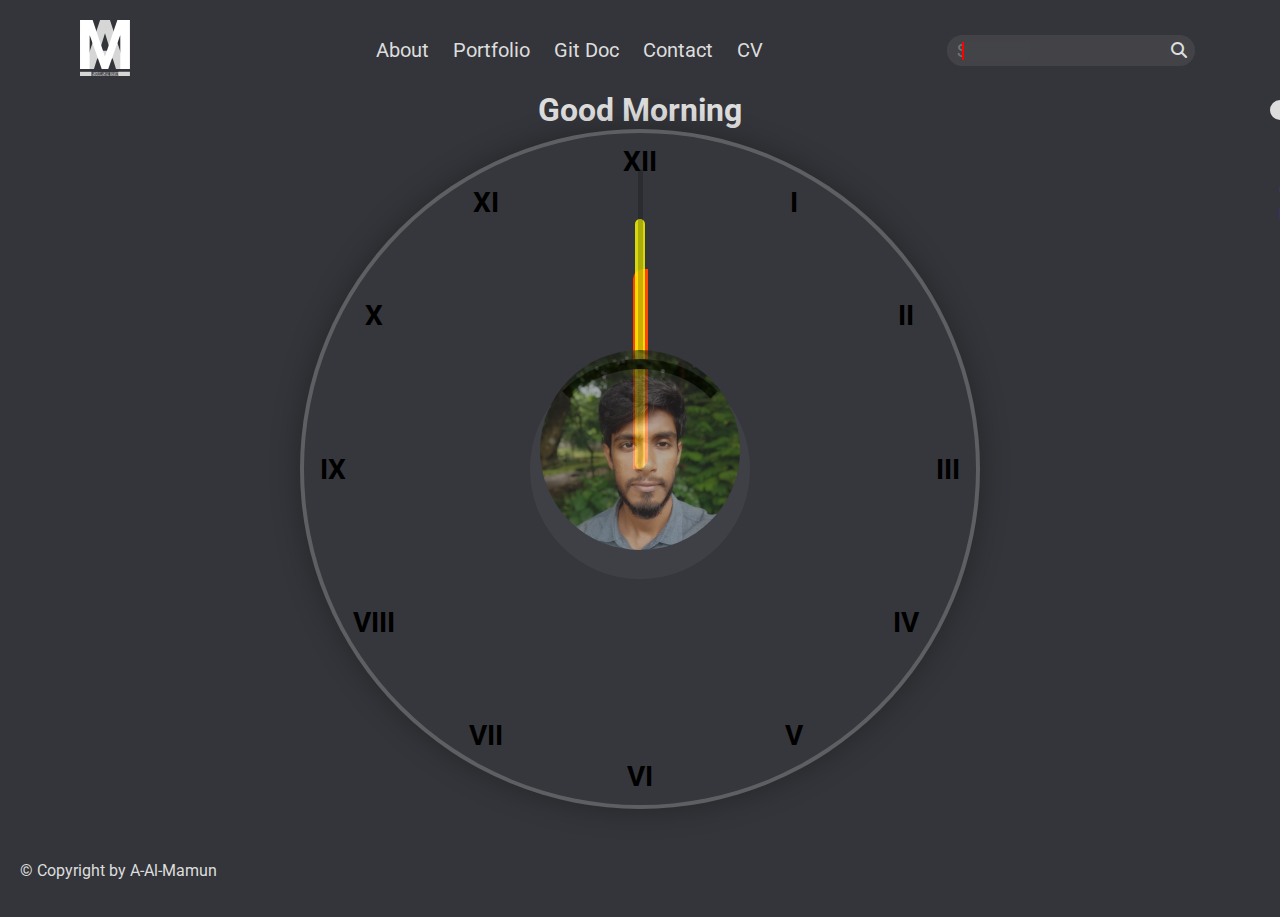
<file: index.html>
<!DOCTYPE html>
<html lang="en">
<head>
    <meta charset="UTF-8">
    <meta name="keywords" content="HTML,CSS,JavaScript">
    <meta name="author" content="Abdullah Al Mamun">
    <meta name="viewport" content="width=device-width, initial-scale=1.0">

    <link rel="shortcut icon" href="./assets/img/favicon.ico" type="image/x-icon">
    
    
    <title>Main Portfolio | Create with HTML, CSS, JavaScript</title>

    <!-- Font Awesome v6 CDN -->
    <link rel="stylesheet" href="https://cdnjs.cloudflare.com/ajax/libs/font-awesome/6.4.2/css/all.min.css">

    <!-- Google Fonts Link Roboto | poppins | Montserrat-->
    <link href="https://fonts.googleapis.com/css2?family=Montserrat:wght@500;600;700&family=Poppins:wght@500;600;700&family=Roboto:wght@500;700&display=swap" rel="stylesheet"> 

    <!-- Custom CSS Links -->
    <link rel="stylesheet" href="./assets/css/style.css">
</head>

<body>
    <div class="bg-clock">
        <h1>Good <span id="greading"></span></h1>
        <div class="clock">
            <div id="hour" class="hand" style="--o: 100%"><i class="hour-i"></i></div>
            <div id="min" class="hand" style="--o: 80%"><i class="min-i"></i></div>
            <div id="sec" class="hand" style="--o: 20%"><i class="sec-i"></i></div>
    
            <span style="--i:1"><b>I</b></span>
            <span style="--i:2"><b>II</b></span>
            <span style="--i:3"><b>III</b></span>
            <span style="--i:4"><b>IV</b></span>
            <span style="--i:5"><b>V</b></span>
            <span style="--i:6"><b>VI</b></span>
            <span style="--i:7"><b>VII</b></span>
            <span style="--i:8"><b>VIII</b></span>
            <span style="--i:9"><b>IX</b></span>
            <span style="--i:10"><b>X</b></span>
            <span style="--i:11"><b>XI</b></span>
            <span style="--i:12"><b>XII</b></span>
        </div>
    </div>
    <!-- Header Section Start -->
    
    <section class="header">
        <div class="container header-inner">
            <div class="logo">
                <a href="#"><img src="./assets/img/logo.svg" alt=""></a>
            </div>
            <div class="menu1">
                <nav>
                    <a href="#" class="about-menu">About</a>
                    <a href="#" class="portfolio-menu">Portfolio</a>
                    <a href="#" class="git-menu">Git Doc</a>
                    <a href="#" class="contact-menu">Contact</a>
                    <a href="./assets/pdf/ABDULLAH_AL_MAMUN_FEDev.pdf" target="_blank" class="cv">CV</a>
                </nav>
            </div>
            <div class="menu2">
                <i class="fa-solid fa-bars navOpen"></i>
                <i class="fa-solid fa-xmark navClose"></i>
                <nav id="navMenu">
                    <a class="navLogo" href="#"><img src="./assets/img/logo.jpg" alt=""></a>
                    <a href="#" class="about-menu">About</a>
                    <a href="#" class="portfolio-menu">Portfolio</a>
                    <a href="#" class="git-menu">Git Doc</a>
                    <a href="#" class="contact-menu">Contact</a>
                    <hr>
                    <a href="#"></a>
                </nav>
            </div>
            <div class="search-bar">
                <input type="text" class="search" placeholder="Search"><i class="fa-solid fa-search"></i>
            </div>

        </div>
    </section>

    <section class="social-icon">
        <div class="open-close"></div>
        <div class="social-item">
            <a href="https://www.linkedin.com" target="_blank"><i class="fa-brands fa-linkedin"></i></a>
            <a href="https://www.twitter.com" target="_blank"><i class="fa-brands fa-twitter"></i></a>
            <a href="https://www.facebook.com" target="_blank"><i class="fa-brands fa-facebook"></i></a>
            <a href="https://www.instagram.com" target="_blank"><i class="fa-brands fa-instagram"></i></a>
        </div>
    </section>
    
    <!-- Header Section End -->

    <!--  -->

    <!-- Main Section Start -->
    <main>
        <div class="image">
            <img class="image-item active" src="./assets/img/Profile1.png" alt="">
            <img class="image-item" src="./assets/img/Clock.PNG" alt="">
            <img class="image-item" src="./assets/img/H.PNG" alt="">
            <img class="image-item" src="./assets/img/Profile1.png" alt="">
        </div>

        <div class="copyright">
            <p>&copy; Copyright by A-Al-<span>Mamun</span></p>
        </div>
    </main>
    <!-- Main Section End -->

    <!-- About Section Start  -->
    <section class="about">
        <i class="fa-solid fa-xmark-circle close-about"></i>
        <h1>About Me</h1>
        <div class="about-inner">
            <div class="about-img">
                <img src="./assets/img/Profile1.png" alt="">
            </div>
            <div class="about-content">
                <h2>Assalamu Alaikum</h2>
                <h1>I'm Abdullah Al Mamun</h1>
                <span>Front End Web Developer</span>
                <p>I'm regular leraner student in front end development. I have 3 years<sup>+</sup> of experience in this field. I already have practice and exercise with some project.</p>
            </div>
        </div>
    </section>

    <!-- About Section End -->

    <!-- Portfolio Section Start  -->
    <section class="portfolio">
        <i class="fa-solid fa-xmark-circle close-portfolio"></i>
        <h1 id="port-title">Portfolio</h1>
        <div class="port-nav">
            <ul>
                <li><a class="port-nav-item" href="#">All</a></li>
                <li><a class="port-nav-item" href="#">Portfolio</a></li>
                <li><a class="port-nav-item" href="#">Clock</a></li>
                <li><a class="port-nav-item" href="#">eCommerce</a></li>
                <li><a class="port-nav-item" href="#">Hospital</a></li>
            </ul>
        </div>
        <div class="up-btn"><a href="#port-title"><i class="fa-solid fa-arrow-alt-circle-up"></i></a></div>
        <div class="portfolio-inner" id="all">
            <div class="port-item">
                <div class="image"><img src="./assets/img/Human-Body.png" alt=""></div>
                <div class="content">
                    <h2>Human Body Info</h2>
                    <p>In this page I just try to add little bit add Javascript functional work for Human Body info. It will be updated most of the time...</p></div>
                <div class="item-btn">
                    <div>
                        <i class="fa-solid fa-star"></i>
                        <i class="fa-solid fa-star"></i>
                        <i class="fa-solid fa-star"></i>
                        <i class="fa-solid fa-star"></i>
                        <i class="fa-solid fa-star"></i>
                    </div>
                    <button><a href="./02_JavaScript_2022/Human_Body_Functionality/index.html" target="_blank">Demo</a></button>
                </div>
            </div>

            <div class="port-item">
                <div class="image">
                    <img src="./assets/img/Clock1.png" alt="">
                </div>
                <div class="content">
                    <h2>Digital Clock</h2>
                    <p>In this page have just a digital clock design and some functionality of js.</p></div>
                <div class="item-btn">
                    <div>
                        <i class="fa-solid fa-star"></i>
                        <i class="fa-solid fa-star"></i>
                        <i class="fa-solid fa-star"></i>
                        <i class="fa-solid fa-star"></i>
                        <i class="fa-solid fa-star"></i>
                    </div>
                    <button><a href="./01_HTML_CSS_JS/Clock/ClockDigital/index1.html" target="_blank">Demo</a></button>
                </div>
            </div>

            <div class="port-item">
                <div class="image">
                    <img src="./assets/img/logIn.PNG" alt="">
                </div>
                <div class="content">
                    <h2>Log In Page</h2>
                    <p> Just a login page design</p></div>
                <div class="item-btn">
                    <div class="star">
                        <i class="fa-solid fa-star"></i>
                        <i class="fa-solid fa-star"></i>
                        <i class="fa-solid fa-star"></i>
                        <i class="fa-solid fa-star"></i>
                        <i class="fa-solid fa-star"></i>
                        <span></span>
                    </div>
                    <button><a href="./01_HTML_CSS_JS/01_Log_In_Pages/01_login_index.html" target="_blank">Demo</a></button>
                </div>
            </div>

            <div class="port-item">
                <div class="image">
                    <img src="./assets/img/eCommerce.png" alt="">
                </div>
                <div class="content">
                    <h2>eCommerce</h2>
                    <p>Lorem ipsum dolor, sit amet consectetur adipisicing elit. Dolore, a?</p></div>
                <div class="item-btn">
                    <div>
                        <i class="fa-solid fa-star"></i>
                        <i class="fa-solid fa-star"></i>
                        <i class="fa-solid fa-star"></i>
                        <i class="fa-solid fa-star"></i>
                        <i class="fa-solid fa-star"></i>
                    </div>
                    <button><a href="./01_HTML_CSS_JS/eCommerce/01_eCommerce/index.html" target="_blank">Demo</a></button>
                </div>
            </div>

            <div class="port-item">
                <div class="image">
                    <img src="./assets/img/portfolio02.png" alt="">
                </div>
                <div class="content">
                    <h2>Portfolio</h2>
                    <p>Lorem ipsum dolor, sit amet consectetur adipisicing elit. Dolore, a?</p></div>
                <div class="item-btn">
                    <div>
                        <i class="fa-solid fa-star"></i>
                        <i class="fa-solid fa-star"></i>
                        <i class="fa-solid fa-star"></i>
                        <i class="fa-solid fa-star"></i>
                        <i class="fa-solid fa-star"></i>
                    </div>
                    <button><a href="./01_HTML_CSS_JS/Portfolio/02_Portfolio/index.html" target="_blank">Demo</a></button>
                </div>
            </div>

            <div class="port-item">
                <div class="image">
                    <img src="./assets/img/Amazon-Clone.png" alt="">
                </div>
                <div class="content">
                    <h2>Amazon Clone</h2>
                    <p>Lorem ipsum dolor, sit amet consectetur adipisicing elit. Dolore, a?</p></div>
                <div class="item-btn">
                    <div>
                        <i class="fa-solid fa-star"></i>
                        <i class="fa-solid fa-star"></i>
                        <i class="fa-solid fa-star"></i>
                        <i class="fa-solid fa-star"></i>
                        <i class="fa-solid fa-star"></i>
                    </div>
                    <button><a href="./01_HTML_CSS_JS/Clone/AmazonClone/index.html" target="_blank">Demo</a></button>
                </div>
            </div>

            <div class="port-item">
                <div class="image">
                    <img src="./assets/img/FB_LoginPage.png" alt="">
                </div>
                <div class="content">
                    <h2>FB Login Page Clone</h2>
                    <p>Facebook Login Page Clone it is.</p></div>
                <div class="item-btn">
                    <div>
                        <i class="fa-solid fa-star"></i>
                        <i class="fa-solid fa-star"></i>
                        <i class="fa-solid fa-star"></i>
                        <i class="fa-solid fa-star"></i>
                        <i class="fa-solid fa-star"></i>
                    </div>
                    <button><a href="./01_HTML_CSS_JS/Clone/LoginFBClone/index.html" target="_blank">Demo</a></button>
                </div>
            </div>

            <div class="port-item">
                <div class="image">
                    <img src="./assets/img/01_Studio.png" alt="">
                </div>
                <div class="content">
                    <h2>01 Studio</h2>
                    <p>Lorem ipsum dolor, sit amet consectetur adipisicing elit. Dolore, a?</p></div>
                <div class="item-btn">
                    <div>
                        <i class="fa-solid fa-star"></i>
                        <i class="fa-solid fa-star"></i>
                        <i class="fa-solid fa-star"></i>
                        <i class="fa-solid fa-star"></i>
                        <i class="fa-solid fa-star"></i>
                    </div>
                    <button><a href="./01_HTML_CSS_JS/Studio/01_Studio/index.html" target="_blank">Demo</a></button>
                </div>
            </div>

            <div class="port-item">
                <div class="image">
                    <img src="./assets/img/Accordion.png" alt="">
                </div>
                <div class="content">
                    <h2>Accordion Design</h2>
                    <p>Lorem ipsum dolor, sit amet consectetur adipisicing elit. Dolore, a?</p></div>
                <div class="item-btn">
                    <div>
                        <i class="fa-solid fa-star"></i>
                        <i class="fa-solid fa-star"></i>
                        <i class="fa-solid fa-star"></i>
                        <i class="fa-solid fa-star"></i>
                        <i class="fa-solid fa-star"></i>
                    </div>
                    <button><a href="./02_JavaScript_2022/AccordionWithJavaScript/accordion.html" target="_blank">Demo</a></button>
                </div>
            </div>

            <div class="port-item">
                <div class="image">
                    <img src="./assets/img/01Hospital.png" alt="">
                </div>
                <div class="content">
                    <h2>Hospital</h2>
                    <p>Lorem ipsum dolor, sit amet consectetur adipisicing elit. Dolore, a?</p></div>
                <div class="item-btn">
                    <div>
                        <i class="fa-solid fa-star"></i>
                        <i class="fa-solid fa-star"></i>
                        <i class="fa-solid fa-star"></i>
                        <i class="fa-solid fa-star"></i>
                        <i class="fa-solid fa-star"></i>
                    </div>
                    <button><a href="./01_HTML_CSS_JS/Hospital/01_Hospital/index.html" target="_blank">Demo</a></button>
                </div>
            </div>

            <div class="port-item">
                <div class="image">
                    <img src="./assets/img/03_Portfolio.png" alt="">
                </div>
                <div class="content">
                    <h2>Portfolio</h2>
                    <p>Lorem ipsum dolor, sit amet consectetur adipisicing elit. Dolore, a?</p></div>
                <div class="item-btn">
                    <div>
                        <i class="fa-solid fa-star"></i>
                        <i class="fa-solid fa-star"></i>
                        <i class="fa-solid fa-star"></i>
                        <i class="fa-solid fa-star"></i>
                        <i class="fa-solid fa-star"></i>
                    </div>
                    <button><a href="./01_HTML_CSS_JS/Portfolio/03_Portfolio/index.html" target="_blank">Demo</a></button>
                </div>
            </div>

        </div>

        <div class="portfolio-inner" id="Port">
            <div class="port-item">
                <div class="image">
                    <img src="./assets/img/portfolio02.png" alt="">
                </div>
                <div class="content">
                    <h2>Portfolio</h2>
                    <p>Lorem ipsum dolor, sit amet consectetur adipisicing elit. Dolore, a?</p></div>
                <div class="item-btn">
                    <div>
                        <i class="fa-solid fa-star"></i>
                        <i class="fa-solid fa-star"></i>
                        <i class="fa-solid fa-star"></i>
                        <i class="fa-solid fa-star"></i>
                        <i class="fa-solid fa-star"></i>
                    </div>
                    <button><a href="./01_HTML_CSS_JS/Portfolio/02_Portfolio/index.html" target="_blank">Demo</a></button>
                </div>
            </div>

            <div class="port-item">
                <div class="image">
                    <img src="./assets/img/03_Portfolio.png" alt="">
                </div>
                <div class="content">
                    <h2>Portfolio</h2>
                    <p>Lorem ipsum dolor, sit amet consectetur adipisicing elit. Dolore, a?</p></div>
                <div class="item-btn">
                    <div>
                        <i class="fa-solid fa-star"></i>
                        <i class="fa-solid fa-star"></i>
                        <i class="fa-solid fa-star"></i>
                        <i class="fa-solid fa-star"></i>
                        <i class="fa-solid fa-star"></i>
                    </div>
                    <button><a href="./01_HTML_CSS_JS/Portfolio/03_Portfolio/index.html" target="_blank">Demo</a></button>
                </div>
            </div>

        </div>

        <div class="portfolio-inner" id="Clock">
            <div class="port-item">
                <div class="image">
                    <img src="./assets/img/Clock1.png" alt="">
                </div>
                <div class="content">
                    <h2>Digital Clock</h2>
                    <p>In this page have just a digital clock design and some functionality of js.</p></div>
                <div class="item-btn">
                    <div>
                        <i class="fa-solid fa-star"></i>
                        <i class="fa-solid fa-star"></i>
                        <i class="fa-solid fa-star"></i>
                        <i class="fa-solid fa-star"></i>
                        <i class="fa-solid fa-star"></i>
                    </div>
                    <button><a href="./01_HTML_CSS_JS/Clock/ClockDigital/index1.html" target="_blank">Demo</a></button>
                </div>
            </div> 
        </div>

        <div class="portfolio-inner" id="Ecom">
            <div class="port-item">
                <div class="image">
                    <img src="./assets/img/eCommerce.png" alt="">
                </div>
                <div class="content">
                    <h2>eCommerce</h2>
                    <p>Lorem ipsum dolor, sit amet consectetur adipisicing elit. Dolore, a?</p></div>
                <div class="item-btn">
                    <div>
                        <i class="fa-solid fa-star"></i>
                        <i class="fa-solid fa-star"></i>
                        <i class="fa-solid fa-star"></i>
                        <i class="fa-solid fa-star"></i>
                        <i class="fa-solid fa-star"></i>
                    </div>
                    <button><a href="./01_HTML_CSS_JS/eCommerce/01_eCommerce/index.html" target="_blank">Demo</a></button>
                </div>
            </div>
        </div>

        <div class="portfolio-inner" id="Hospital">
            <div class="port-item">
                <div class="image">
                    <img src="./assets/img/01Hospital.png" alt="">
                </div>
                <div class="content">
                    <h2>Hospital</h2>
                    <p>Lorem ipsum dolor, sit amet consectetur adipisicing elit. Dolore, a?</p></div>
                <div class="item-btn">
                    <div>
                        <i class="fa-solid fa-star"></i>
                        <i class="fa-solid fa-star"></i>
                        <i class="fa-solid fa-star"></i>
                        <i class="fa-solid fa-star"></i>
                        <i class="fa-solid fa-star"></i>
                    </div>
                    <button><a href="./01_HTML_CSS_JS/Hospital/01_Hospital/index.html" target="_blank">Demo</a></button>
                </div>
            </div>
        </div>
    </section>

    <!-- Portfolio Section End -->

    <!-- Git Section Start  -->
    <section class="git">
        <i class="fa-solid fa-xmark-circle close-git"></i>
        <h1>Git Documentation</h1>
        <div class="git-inner">
            <div class="git-info">
                <p><span>Git</span> - This is a software/Tool, used for change control or version control.</p><br>
                <p><span>Github</span> - This one is a online service, used as host git repository/folder/source code.</p>
            </div>
            <hr>
            <div class="git-install">
                <h2>Installation</h2>
                <ul>
                    <li>Download and install git on your pc: <a href="https://git-scm.com" target="_blank">https://git-scm.com</a></li>
                    <li>Then open command Line
                        <ol>
                            <li>git --version</li>
                            <li>git config --global user.name "user name"</li>
                            <li>git config --global user.email "email"</li>
                            <li>git config --list</li>
                            <li>git config --global user.name "raju"   // (we can change name)</li>
                            <li>git config --global user.email "raju@gmail.com"   //  (we can change email)</li>
                            <li>git config user.name</li>
                            <li>git config user.email</li>
                        </ol>
                    </li>
                </ul>
            </div>
        </div>
    </section>

    <!-- Git Section End -->
    

    <!-- Contact Section Start  -->
    <section class="contact">
        <i class="fa-solid fa-xmark-circle close-contact"></i>
        <h1>Contact Me</h1>
        <div class="contact-inner">
            <form action="#">
                <input type="text" name="" id="" placeholder="Enter Name">
                <input type="email" name="" id="" placeholder="Enter Email">
                <input type="number" name="" id="" placeholder="Enter Number">
                <textarea name="" id="" cols="30" rows="10" placeholder="Write your Message"></textarea>
                <button type="submit">Send</button>
            </form>
            <div class="map">
                <iframe src="https://www.google.com/maps/embed?pb=!1m18!1m12!1m3!1d4468.213616946663!2d90.36047716798973!3d23.80644667257002!2m3!1f0!2f0!3f0!3m2!1i1024!2i768!4f13.1!3m3!1m2!1s0x3755c127f700d01b%3A0x46d3540dfa2672a7!2sMirpur-2%20Bus%20Stand!5e0!3m2!1sen!2sbd!4v1701015254457!5m2!1sen!2sbd" allowfullscreen="" loading="lazy" referrerpolicy="no-referrer-when-downgrade"></iframe>  
            </div>
        </div>
    </section>

    <!-- Contact Section End -->

    <script src="./assets/js/main.js"></script>
</body>
</html>
</file>
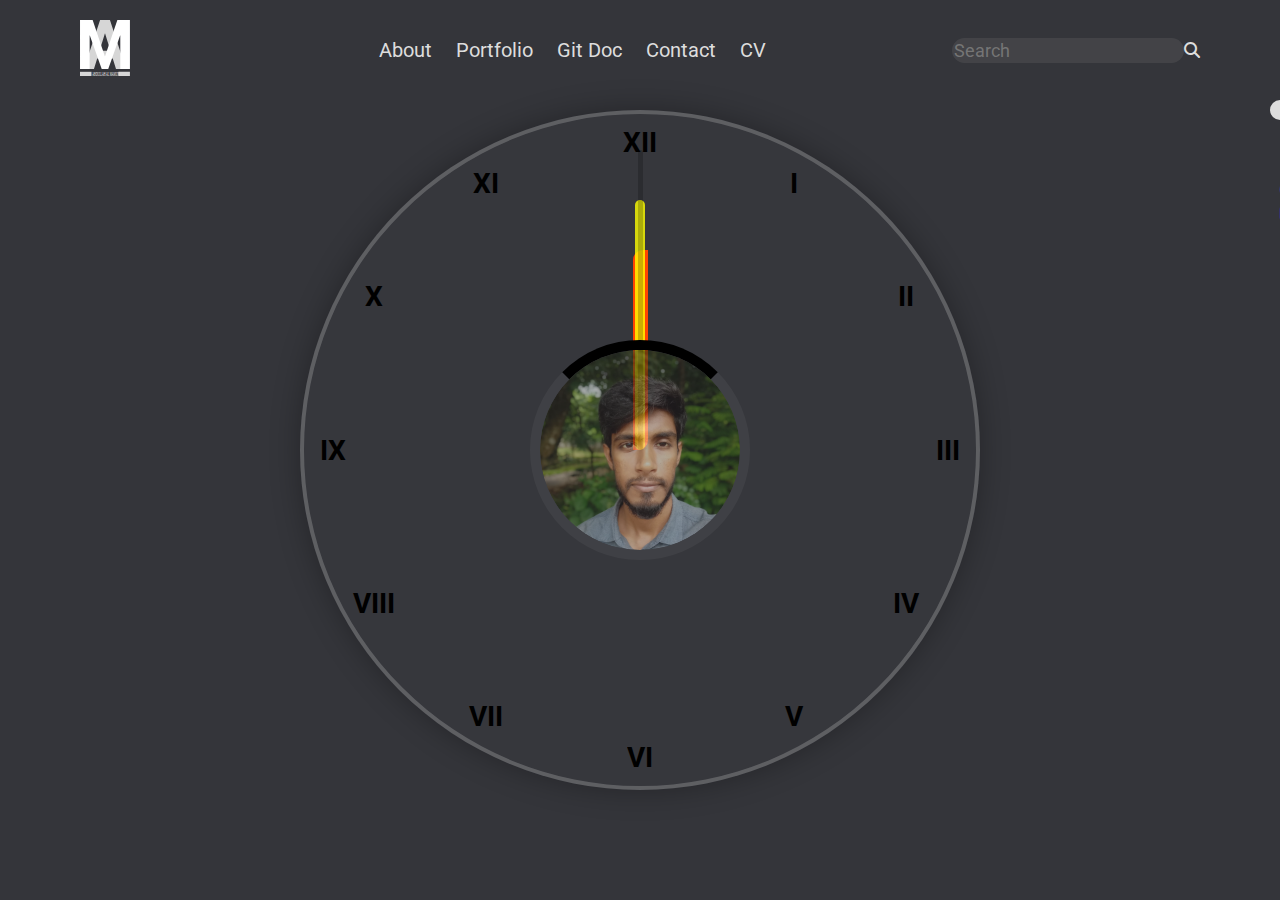
<file: demo.html>
<!DOCTYPE html>
<html lang="en">
<head>
    <meta charset="UTF-8">
    <meta name="keywords" content="HTML,CSS,JavaScript">
    <meta name="author" content="Abdullah Al Mamun">
    <meta name="viewport" content="width=device-width, initial-scale=1.0">

    <link rel="shortcut icon" href="./assets/img/favicon.ico" type="image/x-icon">
    
    
    <title>Main Portfolio | Create with HTML, CSS, JavaScript</title>

    <!-- Font Awesome v6 CDN -->
    <link rel="stylesheet" href="https://cdnjs.cloudflare.com/ajax/libs/font-awesome/6.4.2/css/all.min.css">

    <!-- Google Fonts Link Roboto | poppins | Montserrat-->
    <link href="https://fonts.googleapis.com/css2?family=Montserrat:wght@500;600;700&family=Poppins:wght@500;600;700&family=Roboto:wght@500;700&display=swap" rel="stylesheet"> 

    <!-- Custom CSS Links -->
    <link rel="stylesheet" href="./assets/css/demo.css">
</head>

<body>
    <div class="bg-clock">
        <div class="clock">
            <div id="hour" class="hand" style="--o: 100%"><i class="hour-i"></i></div>
            <div id="min" class="hand" style="--o: 80%"><i class="min-i"></i></div>
            <div id="sec" class="hand" style="--o: 20%"><i class="sec-i"></i></div>
    
            <span style="--i:1"><b>I</b></span>
            <span style="--i:2"><b>II</b></span>
            <span style="--i:3"><b>III</b></span>
            <span style="--i:4"><b>IV</b></span>
            <span style="--i:5"><b>V</b></span>
            <span style="--i:6"><b>VI</b></span>
            <span style="--i:7"><b>VII</b></span>
            <span style="--i:8"><b>VIII</b></span>
            <span style="--i:9"><b>IX</b></span>
            <span style="--i:10"><b>X</b></span>
            <span style="--i:11"><b>XI</b></span>
            <span style="--i:12"><b>XII</b></span>
        </div>
    </div>
    <!-- Header Section Start -->
    
    <section class="header">
        <div class="container header-inner">
            <div class="logo">
                <a href="#"><img src="./assets/img/logo.svg" alt=""></a>
            </div>
            <div class="menu1">
                <nav>
                    <a href="#" class="about-menu">About</a>
                    <a href="#" class="portfolio-menu">Portfolio</a>
                    <a href="#" class="git-menu">Git Doc</a>
                    <a href="#" class="contact-menu">Contact</a>
                    <a href="./assets/pdf/ABDULLAH_AL_MAMUN_FEDev.pdf" target="_blank" class="cv">CV</a>
                </nav>
            </div>
            <div class="menu2">
                <i class="fa-solid fa-bars navOpen"></i>
                <i class="fa-solid fa-xmark navClose"></i>
                <nav id="navMenu">
                    <a class="navLogo" href="#"><img src="./assets/img/logo.jpg" alt=""></a>
                    <a href="#" class="about-menu">About</a>
                    <a href="#" class="portfolio-menu">Portfolio</a>
                    <a href="#" class="git-menu">Git Doc</a>
                    <a href="#" class="contact-menu">Contact</a>
                    <hr>
                    <a href="#"></a>
                </nav>
            </div>
            <div class="search-bar">
                <input type="search" name="" placeholder="Search"><i class="fa-solid fa-search"></i>
            </div>

        </div>
    </section>

    <section class="social-icon">
        <div class="open-close"></div>
        <div class="social-item">
            <a href="https://www.linkedin.com" target="_blank"><i class="fa-brands fa-linkedin"></i></a>
            <a href="https://www.twitter.com" target="_blank"><i class="fa-brands fa-twitter"></i></a>
            <a href="https://www.facebook.com" target="_blank"><i class="fa-brands fa-facebook"></i></a>
            <a href="https://www.instagram.com" target="_blank"><i class="fa-brands fa-instagram"></i></a>
        </div>
    </section>
    
    <!-- Header Section End -->

    <!--  -->

    <!-- Main Section Start -->
    <main>
        <div class="image">
            <img class="image-item active" src="./assets/img/Profile1.png" alt="">
            <img class="image-item" src="./assets/img/Clock.PNG" alt="">
            <img class="image-item" src="./assets/img/H.PNG" alt="">
            <img class="image-item" src="./assets/img/Profile1.png" alt="">
        </div>
    </main>
    <!-- Main Section End -->

    <!-- About Section Start  -->
    <section class="about">
        <i class="fa-solid fa-xmark-circle close-about"></i>
        <h1>About Me</h1>
        <div class="about-inner">
            <div class="about-img">
                <img src="./assets/img/Profile1.png" alt="">
            </div>
            <div class="about-content">
                <h2>Assalamu Alaikum</h2>
                <h1>I'm Abdullah Al Mamun</h1>
                <span>Front End Web Developer</span>
                <p>I'm regular leraner student in front end development. I have 3 years<sup>+</sup> of experience in this field. I already have practice and exercise with some project.</p>
            </div>
        </div>
    </section>

    <!-- About Section End -->

    <!-- Portfolio Section Start  -->
    <section class="portfolio">
        <i class="fa-solid fa-xmark-circle close-portfolio"></i>
        <h1 id="port-title">Portfolio</h1>
        <div class="up-btn"><a href="#port-title"><i class="fa-solid fa-arrow-alt-circle-up"></i></a></div>
        <div class="portfolio-inner">
            <div class="port-item">
                <div class="image"><img src="./assets/img/Human-Body.png" alt=""></div>
                <div class="content">
                    <h2>Human Body Info</h2>
                    <p>In this page I just try to add little bit add Javascript functional work for Human Body info. It will be updated most of the time...</p></div>
                <div class="item-btn">
                    <div>
                        <i class="fa-solid fa-star"></i>
                        <i class="fa-solid fa-star"></i>
                        <i class="fa-solid fa-star"></i>
                        <i class="fa-solid fa-star"></i>
                        <i class="fa-solid fa-star"></i>
                    </div>
                    <button><a href="./02_JavaScript_2022/Human_Body_Functionality/index.html" target="_blank">Demo</a></button>
                </div>
            </div>

            <div class="port-item">
                <div class="image">
                    <img src="./assets/img/Clock1.png" alt="">
                </div>
                <div class="content">
                    <h2>Digital Clock</h2>
                    <p>In this page have just a digital clock design and some functionality of js.</p></div>
                <div class="item-btn">
                    <div>
                        <i class="fa-solid fa-star"></i>
                        <i class="fa-solid fa-star"></i>
                        <i class="fa-solid fa-star"></i>
                        <i class="fa-solid fa-star"></i>
                        <i class="fa-solid fa-star"></i>
                    </div>
                    <button><a href="./01_HTML_CSS_JS/Clock/06_Analog_Clock_Design/index1.html" target="_blank">Demo</a></button>
                </div>
            </div>

            <div class="port-item">
                <div class="image">
                    <img src="./assets/img/logIn.PNG" alt="">
                </div>
                <div class="content">
                    <h2>Log In Page</h2>
                    <p> Just a login page design</p></div>
                <div class="item-btn">
                    <div class="star">
                        <i class="fa-solid fa-star"></i>
                        <i class="fa-solid fa-star"></i>
                        <i class="fa-solid fa-star"></i>
                        <i class="fa-solid fa-star"></i>
                        <i class="fa-solid fa-star"></i>
                        <span></span>
                    </div>
                    <button><a href="./01_HTML_CSS_JS/01_Log_In_Pages/01_login_index.html" target="_blank">Demo</a></button>
                </div>
            </div>

            <div class="port-item">
                <div class="image">
                    <img src="./assets/img/eCommerce.png" alt="">
                </div>
                <div class="content">
                    <h2>eCommerce</h2>
                    <p>Lorem ipsum dolor, sit amet consectetur adipisicing elit. Dolore, a?</p></div>
                <div class="item-btn">
                    <div>
                        <i class="fa-solid fa-star"></i>
                        <i class="fa-solid fa-star"></i>
                        <i class="fa-solid fa-star"></i>
                        <i class="fa-solid fa-star"></i>
                        <i class="fa-solid fa-star"></i>
                    </div>
                    <button><a href="./01_HTML_CSS_JS/eCommerce/01_eCommerce/index.html" target="_blank">Demo</a></button>
                </div>
            </div>

            <div class="port-item">
                <div class="image">
                    <img src="./assets/img/portfolio02.png" alt="">
                </div>
                <div class="content">
                    <h2>Portfolio</h2>
                    <p>Lorem ipsum dolor, sit amet consectetur adipisicing elit. Dolore, a?</p></div>
                <div class="item-btn">
                    <div>
                        <i class="fa-solid fa-star"></i>
                        <i class="fa-solid fa-star"></i>
                        <i class="fa-solid fa-star"></i>
                        <i class="fa-solid fa-star"></i>
                        <i class="fa-solid fa-star"></i>
                    </div>
                    <button><a href="./01_HTML_CSS_JS/Portfolio/02_Portfolio/index.html" target="_blank">Demo</a></button>
                </div>
            </div>

            <div class="port-item">
                <div class="image">
                    <img src="./assets/img/Amazon-Clone.png" alt="">
                </div>
                <div class="content">
                    <h2>Amazon Clone</h2>
                    <p>Lorem ipsum dolor, sit amet consectetur adipisicing elit. Dolore, a?</p></div>
                <div class="item-btn">
                    <div>
                        <i class="fa-solid fa-star"></i>
                        <i class="fa-solid fa-star"></i>
                        <i class="fa-solid fa-star"></i>
                        <i class="fa-solid fa-star"></i>
                        <i class="fa-solid fa-star"></i>
                    </div>
                    <button><a href="./01_HTML_CSS_JS/Clone/AmazonClone/index.html" target="_blank">Demo</a></button>
                </div>
            </div>

            <div class="port-item">
                <div class="image">
                    <img src="./assets/img/FB_LoginPage.png" alt="">
                </div>
                <div class="content">
                    <h2>Facebook Login Page Clone</h2>
                    <p>Facebook Login Page Clone it is.</p></div>
                <div class="item-btn">
                    <div>
                        <i class="fa-solid fa-star"></i>
                        <i class="fa-solid fa-star"></i>
                        <i class="fa-solid fa-star"></i>
                        <i class="fa-solid fa-star"></i>
                        <i class="fa-solid fa-star"></i>
                    </div>
                    <button><a href="./01_HTML_CSS_JS/Clone/LoginFBClone/index.html" target="_blank">Demo</a></button>
                </div>
            </div>

            <div class="port-item">
                <div class="image">
                    <img src="./assets/img/01_Studio.png" alt="">
                </div>
                <div class="content">
                    <h2>01 Studio</h2>
                    <p>Lorem ipsum dolor, sit amet consectetur adipisicing elit. Dolore, a?</p></div>
                <div class="item-btn">
                    <div>
                        <i class="fa-solid fa-star"></i>
                        <i class="fa-solid fa-star"></i>
                        <i class="fa-solid fa-star"></i>
                        <i class="fa-solid fa-star"></i>
                        <i class="fa-solid fa-star"></i>
                    </div>
                    <button><a href="./01_HTML_CSS_JS/Studio/01_Studio/index.html" target="_blank">Demo</a></button>
                </div>
            </div>

            <div class="port-item">
                <div class="image">
                    <img src="./assets/img/Accordion.png" alt="">
                </div>
                <div class="content">
                    <h2>Accordion Design</h2>
                    <p>Lorem ipsum dolor, sit amet consectetur adipisicing elit. Dolore, a?</p></div>
                <div class="item-btn">
                    <div>
                        <i class="fa-solid fa-star"></i>
                        <i class="fa-solid fa-star"></i>
                        <i class="fa-solid fa-star"></i>
                        <i class="fa-solid fa-star"></i>
                        <i class="fa-solid fa-star"></i>
                    </div>
                    <button><a href="./02_JavaScript_2022/AccordionWithJavaScript/accordion.html" target="_blank">Demo</a></button>
                </div>
            </div>

            <div class="port-item">
                <div class="image">
                    <img src="./assets/img/01Hospital.png" alt="">
                </div>
                <div class="content">
                    <h2>Hospital</h2>
                    <p>Lorem ipsum dolor, sit amet consectetur adipisicing elit. Dolore, a?</p></div>
                <div class="item-btn">
                    <div>
                        <i class="fa-solid fa-star"></i>
                        <i class="fa-solid fa-star"></i>
                        <i class="fa-solid fa-star"></i>
                        <i class="fa-solid fa-star"></i>
                        <i class="fa-solid fa-star"></i>
                    </div>
                    <button><a href="./01_HTML_CSS_JS/Hospital/03_Hospital/index.html" target="_blank">Demo</a></button>
                </div>
            </div>

        </div>
    </section>

    <!-- Portfolio Section End -->

    <!-- Git Section Start  -->
    <section class="git">
        <i class="fa-solid fa-xmark-circle close-git"></i>
        <h1>Git Documentation</h1>
        <div class="git-inner">
            <div class="git-info">
                <p><span>Git</span> - This is a software/Tool, used for change control or version control.</p><br>
                <p><span>Github</span> - This one is a online service, used as host git repository/folder/source code.</p>
            </div>
            <hr>
            <div class="git-install">
                <h2>Installation</h2>
                <ul>
                    <li>Download and install git on your pc: <a href="https://git-scm.com" target="_blank">https://git-scm.com</a></li>
                    <li>Then open command Line
                        <ol>
                            <li>git --version</li>
                            <li>git config --global user.name "user name"</li>
                            <li>git config --global user.email "email"</li>
                            <li>git config --list</li>
                            <li>git config --global user.name "raju"   // (we can change name)</li>
                            <li>git config --global user.email "raju@gmail.com"   //  (we can change email)</li>
                            <li>git config user.name</li>
                            <li>git config user.email</li>
                        </ol>
                    </li>
                </ul>
            </div>
        </div>
    </section>

    <!-- Git Section End -->
    

    <!-- Contact Section Start  -->
    <section class="contact">
        <i class="fa-solid fa-xmark-circle close-contact"></i>
        <h1>Contact Me</h1>
        <div class="contact-inner">
            <form action="#">
                <input type="text" name="" id="" placeholder="Enter Name">
                <input type="email" name="" id="" placeholder="Enter Email">
                <input type="number" name="" id="" placeholder="Enter Number">
                <textarea name="" id="" cols="30" rows="10" placeholder="Write your Message"></textarea>
                <button type="submit">Send</button>
            </form>
            <div class="map">
                <iframe src="https://www.google.com/maps/embed?pb=!1m18!1m12!1m3!1d4468.213616946663!2d90.36047716798973!3d23.80644667257002!2m3!1f0!2f0!3f0!3m2!1i1024!2i768!4f13.1!3m3!1m2!1s0x3755c127f700d01b%3A0x46d3540dfa2672a7!2sMirpur-2%20Bus%20Stand!5e0!3m2!1sen!2sbd!4v1701015254457!5m2!1sen!2sbd" allowfullscreen="" loading="lazy" referrerpolicy="no-referrer-when-downgrade"></iframe>  
            </div>
        </div>
    </section>

    <!-- Contact Section End -->

    <script src="./assets/js/demo.js"></script>
</body>
</html>
</file>
<file: assets/css/style.css>
*{
    margin: 0;
    padding: 0;
    box-sizing: border-box;
    scroll-behavior: smooth;
    font-family: 'Montserrat', sans-serif;
    font-family: 'Poppins', sans-serif;
    font-family: 'Roboto', sans-serif;
}

:root{
    --bgColor: #34353a;
    --textColor: #ddd;
    --textHoverColor: rgb(233, 230, 43);
}

img{
    max-width: 100%;
}
.container{
    max-width: 1160px;
    margin: 0 auto;
}

body{
    background-color: var(--bgColor);
    position: relative;
}

/* Clock Code Start */
.bg-clock{
    position: absolute;
    left: 0;
    right:0;
    width: 100%;
    height: 100vh;
    display: flex;
    flex-direction: column;
    justify-content: center;
    align-items: center;
    z-index: -1;
}
.clock{
    position: relative;
    width: 680px;
    height: 680px;
    border-radius: 50%;
    background-color: rgba(255, 255, 255, 0.01);
    border: 4px solid rgba(255, 255, 255, 0.2);
    box-shadow: 0 0 30px rgba(0, 0, 0, 0.3);
    display: flex;
    justify-content: center;
    align-items: center;
}

.clock span{
    position: absolute;
    transform: rotate(calc(30deg * var(--i)));  /* 360/12 = 30 deg*/
    inset: 12px;
    text-align: center;
}
.clock span b{
    transform: rotate(calc(-30deg*var(--i)));
    display: inline-block;
    font-size: 28px;
}

.clock::before{
    content: '';
    width: 200px;
    height: 200px;
    background: #cccccc10;
    border-radius: 50%;
    border:10px solid transparent;
    border-top-color: #000;
    position: absolute;
    z-index: 2;
    animation: rotate 10s 5s infinite;
    transition: 0.5s;
}
@keyframes rotate {
    100%{
        rotate: 360deg;
    }
}


.hand{
    position: absolute;
    display: flex;
    justify-content: center;
    align-items: flex-end;
}
.hand i{
    position: absolute;
    opacity: var(--o);
}
.hour-i{
    width: 15px;
    height: 200px;
    border-radius: 10px 0 10px 0;
    background: orangered;
}
.min-i{
    width: 10px;
    height: 250px;
    border-radius: 5px;
    background: yellow;
}
.sec-i{
    width: 5px;
    height: 300px;
    border-radius: 5px;
    background: #000;
}

/* Clock Code End */

/* 02. Header Section */

.header-inner{
    padding: 20px;
    display: flex;
    justify-content: space-between;
    align-items: center;
}
.header-inner .logo{
    flex-basis: 10%;
}
.header-inner .logo a{
    cursor: pointer;
}
.header-inner .logo a img{
    max-width: 50px;
    height: auto;

}

/* Nav Menu Start */
.menu1{}
.menu1 nav{}
.menu1 nav a{
    display: inline-block;
    color: var(--textColor);
    padding: 0 10px;
    font-size: 20px;
    text-decoration: none;
    cursor: pointer;
    transition: 0.4s;
}
.menu1 nav a:hover{
    color: var(--textHoverColor);
}

.menu2{
    display: none;
}
/* Nav Menu End */



.search-bar{
    flex-basis: 20%;
    display: flex;
    align-items: center;
    position: relative;
}
.search-bar .search{
    outline: none;
    font-size: 18px;
    color: var(--textColor);
    padding: 5px 10px;
    background-color: #7070703f;
    border: 0;
    border-radius: 20px;
    margin-right: 5px;
}
.search-bar::after{
    content: "";
    position: absolute;
    top: 7px;
    left: 15px;
    width: 26%;
    height: 60%;
    cursor: pointer;
    background: #434448;
    border-left: 2px solid red;
    animation: animate 4s steps(12) infinite;
}
@keyframes animate {
    40%, 60%{
        left: 27%;
    }
    100%{
        left: 2%;
    }
}
.search-bar i{
    position: absolute;
    top: 7px;
    right: 13px;
    color: var(--textColor);
    cursor: pointer;
}

.social-icon{
    position: absolute;
    top: 100px;
    right: 0;
    overflow: hidden;
    z-index: 999;
}

.social-icon .open-close{
    width: 20px;
    height: 20px;
    border-radius: 10px 0 0 10px;
    background: var(--textColor);
    transform: translateX(10px);
    transition: 0.4s;
}
.social-icon .open-close:hover{
    transform: translateX(0px);
}
.social-icon .social-item{
    margin-top: 10px;
    display: flex;
    flex-direction: column;
    transform: translateX(20px);
}
.social-item a{
    display: inline-block;
    text-decoration: none;
    font-size: 20px;
    transition: 0.4s;
}
.social-item a:nth-child(1){
    color: rgb(22, 159, 201);
}
.social-item a:nth-child(2){
    color: rgb(22, 40, 201);
}
.social-item a:nth-child(3){
    color: rgb(22, 105, 201);
}
.social-item a:nth-child(4){
    color: rgb(171, 22, 201);
}
.social-item a:hover{
    color: var(--textColor);
}



/* Main Section Start */
main{
    position: absolute;
    top: 0px;
    left: 0;
    width: 100%;
    height: 100vh;
    display: flex;
    justify-content: center;
    align-items: center;
    z-index: -1;
}

.image{
    width: 200px;
    height: 200px;
    border-radius: 50%;
    z-index: 1;
    opacity: 60%;
    display: flex;
    overflow: hidden;
}
.image img{
    flex: 0 0 100%;
    width: 100%;
    height: 100%;
}

.copyright{
    position: absolute;
    bottom: 20px;
    left: 20px;
}
.copyright p span{
    overflow: hidden;
    position: relative;
    transition: all 0.4s ease-in-out;
}
.copyright p span:hover::after{
    content: "Mamun";
    color: red;
    position: absolute;
    top: 0;
    left: 0;
    transform: scale(1.1);
}

/* Main Section End */

/* About Section Start */
.about{
    position: absolute;
    top: 0;
    left: 0;
    width: 100%;
    height: 100vh;
    background: #00000095;
    display: flex;
    justify-content: center;
    z-index: 999;
    overflow: hidden;
    display: none;
}
.about>.close-about{
    position: absolute;
    top: 30px;
    right: 30px;
    font-size: 30px;
    cursor: pointer;
    color: var(--textColor);
}
.about h1{
    display: inline-block;
    margin: 100px auto 0;
    width: 100%;
    font-size: 40px;
    text-align: center;
    color: var(--textColor);
    text-transform: uppercase;
    transform: scale(0.9);
    transition: transform 0.7s ease-in-out;
}
.about:hover h1{
    transform: scale(1.2);
}

.about-inner{
    width: 80%;
    margin: 0 auto;
    display: flex;
    justify-content: space-between;
    align-items: center;
    padding: 50px 0;
}
.about-img{
    flex-basis: 40%;
    transform: scale(0.9) skewX(5deg);
    transition: transform 0.7s ease-in-out;
}
.about:hover .about-img{
    transform: scale(1) skewX(0deg);
}

.about-content{
    flex-basis: 50%;
    transform: scale(0.9) skewX(-5deg);
    transition: transform 0.7s ease-in-out;
}
.about:hover .about-content{
    transform: scale(1) skewX(0deg);
}
.about-content h2,h1,p{
    color: var(--textColor);
    text-align: left;
}
.about-content h1{
    margin: 0;
    transform: none!important;
    text-align: left;
}
.about-content span{
    display: inline-block;
    color: red;
    padding-bottom: 20px;
}
/* About Section End */

/* Portfolio Section Start */
.portfolio{
    position: absolute;
    top: 0;
    left: 0;
    width: 100%;
    height: 100vh;
    background: #00000095;
    display: flex;
    justify-content: center;
    z-index: 999;
    display: none;
    overflow: scroll;
}
.portfolio .close-portfolio{
    position: absolute;
    top: 30px;
    right: 30px;
    font-size: 30px;
    color: var(--textColor);
}
.portfolio h1{
    font-size: 40px;
    text-align: center;
    color: var(--textColor);
    text-transform: uppercase;
    padding-top: 100px;
}

.port-nav{
    width: 80%;
    margin: auto;
    padding: 50px 0;
}
.port-nav ul{}
.port-nav ul li{
    display: inline-block;
}

.port-nav ul li a{
    display: inline-block;
    text-decoration: none;
    color: var(--textColor);
    padding: 0 20px;
    position: relative;
}
.port-nav ul li a::after{
    content: "";
    position: absolute;
    left: 20px;
    bottom: 0;
    width: 0;
    height: 2px;
    background: #fff;
    transition: width 0.4s ease-in-out;
}
.port-nav ul li a:hover::after{
    width: 80%;
}

#all{}

#Port,
#Clock,
#Ecom,
#Hospital{
    display: none;
}


.up-btn{
    width: 30px;
    height: 30px;
    background-color: red;
    position: fixed;
    bottom: 50px;
    right: 50px;
    display: flex;
    justify-content: center;
    align-items: center;
    transform: rotate(180deg);
    transition: 0.6s;
}
.up-btn a{
    display: inline-block;
    color: var(--textColor);
}
.up-btn a i{
    font-size: 20px;
    transition: 0.8s;
}
.up-btn:hover{
    border-radius: 50%;
    transform: rotate(0deg);
}
.up-btn:hover i{
    transform: scale(1.4);
}




.portfolio-inner{
    width: 80%;
    margin: 0 auto;
    display: flex;
    justify-content: center;
    align-items: center;
    flex-wrap: wrap;
}

#all{}
#Port{
    display: none;
} 

.port-item{
    width: 300px;
    padding: 10px;
    margin: 15px;
    border-radius: 5px;
    box-shadow: 0 0 8px #fff;
    position: relative;
}
.port-item::after{
    content: "";
    position: absolute;
    top: 15%;
    left: 35%;
    width: 100px;
    height: 100px;
    border-radius: 10px;
    background: #fff;
    transform: rotate(45deg);
    transition: all 0.7s ease-in-out;
}
.port-item:hover::after{
    display: none;
}

.port-item .image{
    width: 100%;
    height: 180px;
    background: #ffdfff50;
    border-radius: 5px 5px 0 0;
}
.port-item .image img{
    width: 100%;
    height: 100%;
}
.port-item .content{
    padding: 10px 0;
}
.port-item .content h2{
    color: #fff;
    text-transform: uppercase;
    padding: 10px 0;
}
.port-item .content p{
    height: 30px;
    line-height: 12px;
}
.port-item .item-btn{}
.port-item .item-btn div{
    padding: 10px 0;
}
.port-item .item-btn div i{
    color: yellow;  
}
.port-item .item-btn button{
    padding: 10px 20px;
    font-size: 18px;
}

.port-item .item-btn button a{
    text-decoration: none;
}

/* Portfolio Section End */

/* Git Section Start */
.git{
    position: absolute;
    top: 0;
    left: 0;
    width: 100%;
    height: 100vh;
    background: #00000095;
    display: flex;
    justify-content: center;
    z-index: 999;
    overflow: scroll;
    display: none;
}
.git .close-git{
    position: absolute;
    top: 30px;
    right: 30px;
    font-size: 30px;
    color: var(--textColor);
}
.git h1{
    font-size: 40px;
    text-align: center;
    color: var(--textColor);
    text-transform: uppercase;
    padding-top: 100px;
}

.git-inner{
    width: 80%;
    margin: 0 auto;
    display: flex;
    flex-direction: column;
    justify-content: space-between;
    align-items: center;
    padding: 50px 0;
    overflow: scroll;
}
.git-info{
    padding: 30px 0;
    border-bottom: 2px solid #fff;
}
.git-info p span{
    color: red;
}

.git-install{
    color: var(--textColor);
    padding: 50px 0;
}
.git-install h2{
    text-transform: uppercase;
}
.git-install ul{
    padding: 20px 0 0 15px;
}
.git-install ul li ol{
    padding: 10px 0 0 30px;
}
.git-install ul li ol li{
    padding: 5px 0;
}
/* Git Section End */


/* Contact Section Start */
.contact{
    position: absolute;
    top: 0;
    left: 0;
    width: 100%;
    height: 100vh;
    background: #00000095;
    display: flex;
    justify-content: center;
    z-index: 999;
    overflow: scroll;
    display: none;
}
.contact .close-contact{
    position: absolute;
    top: 30px;
    right: 30px;
    font-size: 30px;
    color: var(--textColor);
}
.contact h1{
    font-size: 40px;
    text-align: center;
    color: var(--textColor);
    text-transform: uppercase;
    padding-top: 100px;
}

.contact-inner{
    width: 80%;
    margin: 0 auto;
    display: flex;
    justify-content: space-between;
    align-items: center;
    padding: 50px 0;
}
.contact-inner form{
    flex-basis: 40%;
    display: flex;
    flex-direction: column;
    margin: 0 auto;
}
.contact-inner form input{
    width: 100%;
    padding: 5px 10px;
    background: rgb(128, 0, 128);
    color: #fff!important;
    font-size: 25px;
    border-radius: 20px;
    margin-bottom: 10px;
    border: 0;
    outline: none;
}
.contact-inner form textarea{
    padding: 5px;
    font-size: 25px;
    border-radius: 20px;
    margin-bottom: 10px;
    background: rgb(128, 0, 128);
    border: 0;
    outline: none;
}
.contact-inner form button{
    width: 100px;
    padding: 10px 20px;
    font-size: 20px;
    color: var(--textColor);
    background-color: rebeccapurple;
    border: 0;
    border-radius: 20px;
}

.map{
    flex-basis: 40%;
}
.map iframe{
    width: 500px;
    height: 410px;
    margin-top: -50px;
    border-radius: 20px;
    border: 0;
    border-radius: 5px;
}
/* Contact Section End */


/* Responsive Media Query */
@media (max-width:895px) {
    /* Clock Code Start */

    .clock{
        width: 580px;
        height: 580px;
    }

    .clock span b{
        font-size: 24px;
    }
    .hour-i{
        height: 180px;
    }
    .min-i{
        height: 210px;
    }
    .sec-i{
        height: 250px;
    }
    .contact-inner{
        flex-direction: column;
    }

    .map iframe{
        margin-top: 20px;
    }
/* Clock Code End */
}
@media (max-width:760px) {
    /* Clock Code Start */

    .clock{
        width: 500px;
        height: 500px;
    }
    .hour-i{
        height: 160px;
    }
    .min-i{
        height: 180px;
    }
    .sec-i{
        height: 220px;
    }
/* Clock Code End */
}
@media (max-width:700px) {
    .header-inner{
        position: relative;
    }
    .header-inner .logo{
        flex-basis: 50px;
    }
    .header-inner .logo a img{
        max-width: 100%;
    }
    
    .menu1{
        display: none;
    }

    .menu2{
        display: block;
        position: absolute;
        top: 0;
        left: 0;
        width: 200px;
        height: 100vh;
    }
    .navOpen{
        position: absolute;
        top: 30px;
        left: 150px;
        color: var(--textColor);
        font-size: 30px;
        z-index: 999;
        cursor: pointer;
    }
    .navClose{
        position: absolute;
        top: 30px;
        left: 152px;
        color: var(--textColor);
        font-size: 30px;
        cursor: pointer;
        z-index: 999;
        display: none;
    }
    #navMenu{
        width: 100%;
        height: 100%;
        background: #000;
        padding-top: 50px;
        display: flex;
        flex-direction: column;
        transform: translateX(-200px);    
    }
    #navMenu a{
        display: inline-block;
        color: var(--textColor);
        padding: 10px 20px;
        font-size: 20px;
        text-decoration: none;
        cursor: pointer;
        transition: 0.4s;
    }
    #navMenu a:hover{
        color: var(--textHoverColor);
    }
    #navMenu .navLogo{
        margin: 0 auto;
        width: 180px;
        height: 180px;
        background: var(--textColor);
        border-radius: 50%;
        display: flex;
        justify-content: center;
        align-items: center;
    }
    #navMenu .navLogo img{
        width: 120px;
        height: 120px;
        box-shadow: 0 0 20px var(--bgColor);
    }

    .about-inner{
        flex-direction: column;
    }
    .about-img img{
        border-radius: 10px;
        margin-bottom: 20px;
    }
    
} 
@media (max-width:660px) {

    .clock{
        width: 450px;
        height: 450px;
    }

}
@media (max-width:580px) {
 
    .clock{
        width: 400px;
        height: 400px;
    }
    .hour-i{
        height: 130px;
    }
    .min-i{
        height: 150px;
    }
    .sec-i{
        height: 180px;
    }
}
@media (max-width:510px) {
    /* Clock Code Start */

    .clock{
        width: 370px;
        height: 370px;
    }

    .clock span b{
        font-size: 20px;
    }
    .clock::before{
        content: '';
        width: 150px;
        height: 150px;
    }
    .main-img img{
        width: 150px;
        height: 150px;
    }
/* Clock Code End */
}

@media (max-width:470px) {

    .clock{
        width: 350px;
        height: 350px;
    }
    .hour-i{
        height: 120px;
    }
    .min-i{
        height: 130px;
    }
    .sec-i{
        height: 165px;
    }
}
@media (max-width:450px) {

    .clock{
        width: 300px;
        height: 300px;
    }
    .hour-i{
        height: 100px;
    }
    .min-i{
        height: 120px;
    }
    .sec-i{
        height: 145px;
    }
}
</file>
<file: assets/css/demo.css>
*{
    margin: 0;
    padding: 0;
    box-sizing: border-box;
    scroll-behavior: smooth;
    font-family: 'Montserrat', sans-serif;
    font-family: 'Poppins', sans-serif;
    font-family: 'Roboto', sans-serif;
}

:root{
    --bgColor: #34353a;
    --textColor: #ddd;
    --textHoverColor: rgb(233, 230, 43);
}

img{
    max-width: 100%;
}
.container{
    max-width: 1160px;
    margin: 0 auto;
}

body{
    background-color: var(--bgColor);
    position: relative;
}

/* Clock Code Start */
.bg-clock{
    position: absolute;
    left: 0;
    right:0;
    width: 100%;
    height: 100vh;
    display: flex;
    justify-content: center;
    align-items: center;
    z-index: -1;
}
.clock{
    position: relative;
    width: 680px;
    height: 680px;
    border-radius: 50%;
    background-color: rgba(255, 255, 255, 0.01);
    border: 4px solid rgba(255, 255, 255, 0.2);
    box-shadow: 0 0 30px rgba(0, 0, 0, 0.3);
    display: flex;
    justify-content: center;
    align-items: center;
}

.clock span{
    position: absolute;
    transform: rotate(calc(30deg * var(--i)));  /* 360/12 = 30 deg*/
    inset: 12px;
    text-align: center;
}
.clock span b{
    transform: rotate(calc(-30deg*var(--i)));
    display: inline-block;
    font-size: 28px;
}

.clock::before{
    content: '';
    width: 200px;
    height: 200px;
    background: #cccccc10;
    border-radius: 50%;
    border:10px solid transparent;
    border-top-color: #000;
    position: absolute;
    z-index: 2;
    animation: rotate 10s 5s infinite;
    transition: 0.5s;
}
@keyframes rotate {
    100%{
        rotate: 360deg;
    }
}


.hand{
    position: absolute;
    display: flex;
    justify-content: center;
    align-items: flex-end;
}
.hand i{
    position: absolute;
    opacity: var(--o);
}
.hour-i{
    width: 15px;
    height: 200px;
    border-radius: 10px 0 10px 0;
    background: orangered;
}
.min-i{
    width: 10px;
    height: 250px;
    border-radius: 5px;
    background: yellow;
}
.sec-i{
    width: 5px;
    height: 300px;
    border-radius: 5px;
    background: #000;
}

/* Clock Code End */

/* 02. Header Section */

.header-inner{
    padding: 20px;
    display: flex;
    justify-content: space-between;
    align-items: center;
}
.header-inner .logo{
    flex-basis: 10%;
}
.header-inner .logo a{}
.header-inner .logo a img{
    max-width: 50px;
    height: auto;

}

/* Nav Menu Start */
.menu1{}
.menu1 nav{}
.menu1 nav a{
    display: inline-block;
    color: var(--textColor);
    padding: 0 10px;
    font-size: 20px;
    text-decoration: none;
    cursor: pointer;
    transition: 0.4s;
}
.menu1 nav a:hover{
    color: var(--textHoverColor);
}

.menu2{
    display: none;
}
/* Nav Menu End */



.search-bar{
    flex-basis: 20%;
    display: flex;
    align-items: center;
}
.search-bar input{
    outline: none;
    font-size: 18px;
    color: var(--textColor);
    padding: 2px;
    background-color: #7070703f;
    border: 0;
    border-radius: 20px;
}
.search-bar i{
    color: var(--textColor);
}

.social-icon{
    position: absolute;
    top: 100px;
    right: 0;
    overflow: hidden;
    z-index: 999;
}

.social-icon .open-close{
    width: 20px;
    height: 20px;
    border-radius: 10px 0 0 10px;
    background: var(--textColor);
    transform: translateX(10px);
    transition: 0.4s;
}
.social-icon .open-close:hover{
    transform: translateX(0px);
}
.social-icon .social-item{
    margin-top: 10px;
    display: flex;
    flex-direction: column;
    transform: translateX(20px);
}
.social-item a{
    display: inline-block;
    text-decoration: none;
    font-size: 20px;
    transition: 0.4s;
}
.social-item a:nth-child(1){
    color: rgb(22, 159, 201);
}
.social-item a:nth-child(2){
    color: rgb(22, 40, 201);
}
.social-item a:nth-child(3){
    color: rgb(22, 105, 201);
}
.social-item a:nth-child(4){
    color: rgb(171, 22, 201);
}
.social-item a:hover{
    color: var(--textColor);
}



/* Main Section Start */
main{
    position: absolute;
    top: 0px;
    left: 0;
    width: 100%;
    height: 100vh;
    display: flex;
    justify-content: center;
    align-items: center;
    z-index: -1;
}

.image{
    width: 200px;
    height: 200px;
    border-radius: 50%;
    z-index: 1;
    opacity: 60%;
    display: flex;
    overflow: hidden;
}
.image img{
    flex: 0 0 100%;
    width: 100%;
    height: 100%;
    border-radius: 50%;
}
/* .image img.active{
    transform: translateX(0%);
} */

/* Main Section End */

/* About Section Start */
.about{
    position: absolute;
    top: 0;
    left: 0;
    width: 100%;
    height: 100vh;
    background: #00000095;
    display: flex;
    justify-content: center;
    z-index: 999;
    display: none;
}
.about .close-about{
    position: absolute;
    top: 30px;
    right: 30px;
    font-size: 30px;
    color: var(--textColor);
}
.about h1{
    font-size: 40px;
    text-align: center;
    color: var(--textColor);
    text-transform: uppercase;
    padding-top: 100px;
}

.about-inner{
    width: 80%;
    margin: 0 auto;
    display: flex;
    justify-content: space-between;
    align-items: center;
    padding: 50px 0;
}
.about-img{
    flex-basis: 40%;
}
.about-img img{}
.about-content{
    flex-basis: 50%;
}
.about-content h2,h1,p{
    color: var(--textColor);
    text-align: left;
}
.about-content h1{
    padding: 0;
    text-align: left;
}
.about-content span{
    display: inline-block;
    color: red;
    padding-bottom: 20px;
}
/* About Section End */

/* Portfolio Section Start */
.portfolio{
    position: absolute;
    top: 0;
    left: 0;
    width: 100%;
    height: 100vh;
    background: #00000095;
    display: flex;
    justify-content: center;
    z-index: 999;
    display: none;
    overflow: scroll;
}
.portfolio .close-portfolio{
    position: absolute;
    top: 30px;
    right: 30px;
    font-size: 30px;
    color: var(--textColor);
}
.portfolio h1{
    font-size: 40px;
    text-align: center;
    color: var(--textColor);
    text-transform: uppercase;
    padding-top: 100px;
}

.up-btn{
    width: 30px;
    height: 30px;
    background-color: red;
    position: fixed;
    bottom: 50px;
    right: 50px;
    display: flex;
    justify-content: center;
    align-items: center;
    transform: rotate(180deg);
    transition: 0.6s;
}
.up-btn a{
    display: inline-block;
    color: var(--textColor);
}
.up-btn a i{
    font-size: 20px;
    transition: 0.8s;
}
.up-btn:hover{
    border-radius: 50%;
    transform: rotate(0deg);
}
.up-btn:hover i{
    transform: scale(1.4);
}



.portfolio-inner{
    width: 80%;
    margin: 0 auto;
    display: flex;
    justify-content: center;
    align-items: center;
    flex-wrap: wrap;
    padding: 50px 0;
}

.port-item{
    width: 300px;
    padding: 10px;
    margin: 15px;
    border-radius: 5px;
    box-shadow: 0 0 8px #fff;
}
.port-item .image{
    width: 100%;
    height: 280px;
    background: #ffdfff50;
    border-radius: 5px 5px 0 0;
}
.port-item .image img{
    width: 100%;
    height: 100%;
}
.port-item .content{
    padding: 10px 0;
}
.port-item .content h2{
    color: #fff;
    text-transform: uppercase;
    padding: 10px 0;
}
.port-item .content p{
    height: 30px;
    line-height: 12px;
}
.port-item .item-btn{}
.port-item .item-btn div{
    padding: 10px 0;
}
.port-item .item-btn div i{
    color: #fff;  
}
.port-item .item-btn button{
    padding: 10px 20px;
    font-size: 18px;
}

.port-item .item-btn button a{
    text-decoration: none;
}

/* Portfolio Section End */

/* Git Section Start */
.git{
    position: absolute;
    top: 0;
    left: 0;
    width: 100%;
    height: 100vh;
    background: #00000095;
    display: flex;
    justify-content: center;
    z-index: 999;
    overflow: scroll;
    display: none;
}
.git .close-git{
    position: absolute;
    top: 30px;
    right: 30px;
    font-size: 30px;
    color: var(--textColor);
}
.git h1{
    font-size: 40px;
    text-align: center;
    color: var(--textColor);
    text-transform: uppercase;
    padding-top: 100px;
}

.git-inner{
    width: 80%;
    margin: 0 auto;
    display: flex;
    flex-direction: column;
    justify-content: space-between;
    align-items: center;
    padding: 50px 0;
    overflow: scroll;
}
.git-info{
    padding: 30px 0;
    border-bottom: 2px solid #fff;
}
.git-info p span{
    color: red;
}

.git-install{
    color: var(--textColor);
    padding: 50px 0;
}
.git-install h2{
    text-transform: uppercase;
}
.git-install ul{
    padding: 20px 0 0 15px;
}
.git-install ul li ol{
    padding: 10px 0 0 30px;
}
.git-install ul li ol li{
    padding: 5px 0;
}
/* Git Section End */


/* Contact Section Start */
.contact{
    position: absolute;
    top: 0;
    left: 0;
    width: 100%;
    height: 100vh;
    background: #00000095;
    display: flex;
    justify-content: center;
    z-index: 999;
    overflow: scroll;
    display: none;
}
.contact .close-contact{
    position: absolute;
    top: 30px;
    right: 30px;
    font-size: 30px;
    color: var(--textColor);
}
.contact h1{
    font-size: 40px;
    text-align: center;
    color: var(--textColor);
    text-transform: uppercase;
    padding-top: 100px;
}

.contact-inner{
    width: 80%;
    margin: 0 auto;
    display: flex;
    justify-content: space-between;
    align-items: center;
    padding: 50px 0;
}
.contact-inner form{
    flex-basis: 40%;
    display: flex;
    flex-direction: column;
    margin: 0 auto;
}
.contact-inner form input{
    width: 500px;
    padding: 5px;
    font-size: 20px;
    border-radius: 5px;
    margin-bottom: 10px;
}
.contact-inner form textarea{
    padding: 5px;
    font-size: 20px;
    border-radius: 5px;
    margin-bottom: 10px;
}
.contact-inner form button{
    width: 100px;
    padding: 5px;
    font-size: 20px;
    border-radius: 5px;
}

.map{
    flex-basis: 40%;
}
.map iframe{
    width: 500px;
    height: 410px;
    margin-top: -50px;
    border-radius: 20px;
}
/* Contact Section End */


/* Responsive Media Query */
@media (max-width:895px) {
    /* Clock Code Start */

    .clock{
        width: 580px;
        height: 580px;
    }

    .clock span b{
        font-size: 24px;
    }
    .hour-i{
        height: 180px;
    }
    .min-i{
        height: 210px;
    }
    .sec-i{
        height: 250px;
    }
    .contact-inner{
        flex-direction: column;
    }

    .map iframe{
        margin-top: 20px;
    }
/* Clock Code End */
}
@media (max-width:760px) {
    /* Clock Code Start */

    .clock{
        width: 500px;
        height: 500px;
    }
    .hour-i{
        height: 160px;
    }
    .min-i{
        height: 180px;
    }
    .sec-i{
        height: 220px;
    }
/* Clock Code End */
}
@media (max-width:700px) {
    .header-inner{
        position: relative;
    }
    .header-inner .logo{
        flex-basis: 50px;
    }
    .header-inner .logo a img{
        max-width: 100%;
    }
    
    .menu1{
        display: none;
    }

    .menu2{
        display: block;
        position: absolute;
        top: 0;
        left: 0;
        width: 200px;
        height: 100vh;
    }
    .navOpen{
        position: absolute;
        top: 30px;
        left: 150px;
        color: var(--textColor);
        font-size: 30px;
        z-index: 999;
        cursor: pointer;
    }
    .navClose{
        position: absolute;
        top: 30px;
        left: 152px;
        color: var(--textColor);
        font-size: 30px;
        cursor: pointer;
        z-index: 999;
        display: none;
    }
    #navMenu{
        width: 100%;
        height: 100%;
        background: #000;
        padding-top: 50px;
        display: flex;
        flex-direction: column;
        transform: translateX(-200px);    
    }
    #navMenu a{
        display: inline-block;
        color: var(--textColor);
        padding: 10px 20px;
        font-size: 20px;
        text-decoration: none;
        cursor: pointer;
        transition: 0.4s;
    }
    #navMenu a:hover{
        color: var(--textHoverColor);
    }
    #navMenu .navLogo{
        margin: 0 auto;
        width: 180px;
        height: 180px;
        background: var(--textColor);
        border-radius: 50%;
        display: flex;
        justify-content: center;
        align-items: center;
    }
    #navMenu .navLogo img{
        width: 120px;
        height: 120px;
        box-shadow: 0 0 20px var(--bgColor);
    }

    .about-inner{
        flex-direction: column;
    }
    .about-img img{
        border-radius: 10px;
        margin-bottom: 20px;
    }
    
} 
@media (max-width:660px) {

    .clock{
        width: 450px;
        height: 450px;
    }

}
@media (max-width:580px) {
 
    .clock{
        width: 400px;
        height: 400px;
    }
    .hour-i{
        height: 130px;
    }
    .min-i{
        height: 150px;
    }
    .sec-i{
        height: 180px;
    }
}
@media (max-width:510px) {
    /* Clock Code Start */

    .clock{
        width: 370px;
        height: 370px;
    }

    .clock span b{
        font-size: 20px;
    }
    .clock::before{
        content: '';
        width: 150px;
        height: 150px;
    }
    .main-img img{
        width: 150px;
        height: 150px;
    }
/* Clock Code End */
}

@media (max-width:470px) {

    .clock{
        width: 350px;
        height: 350px;
    }
    .hour-i{
        height: 120px;
    }
    .min-i{
        height: 130px;
    }
    .sec-i{
        height: 165px;
    }
}
@media (max-width:450px) {

    .clock{
        width: 300px;
        height: 300px;
    }
    .hour-i{
        height: 100px;
    }
    .min-i{
        height: 120px;
    }
    .sec-i{
        height: 145px;
    }
}
</file>
